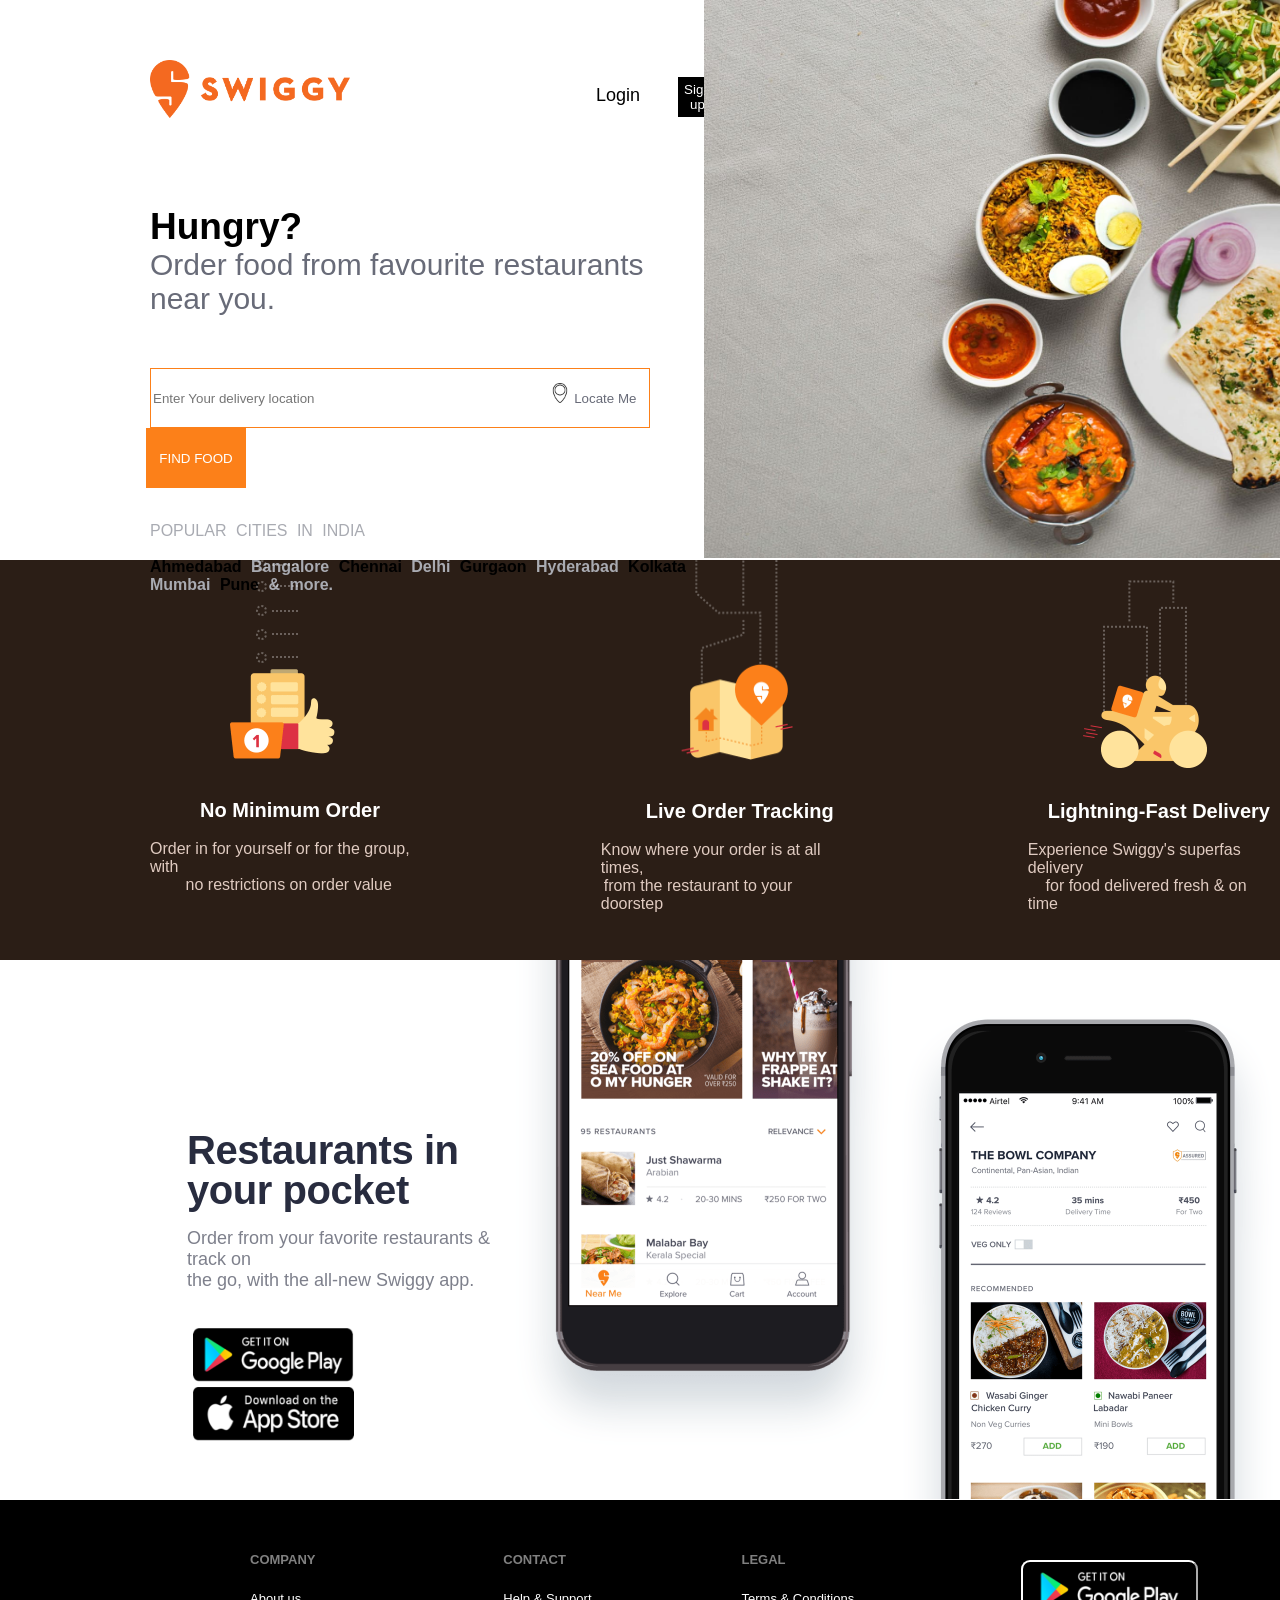
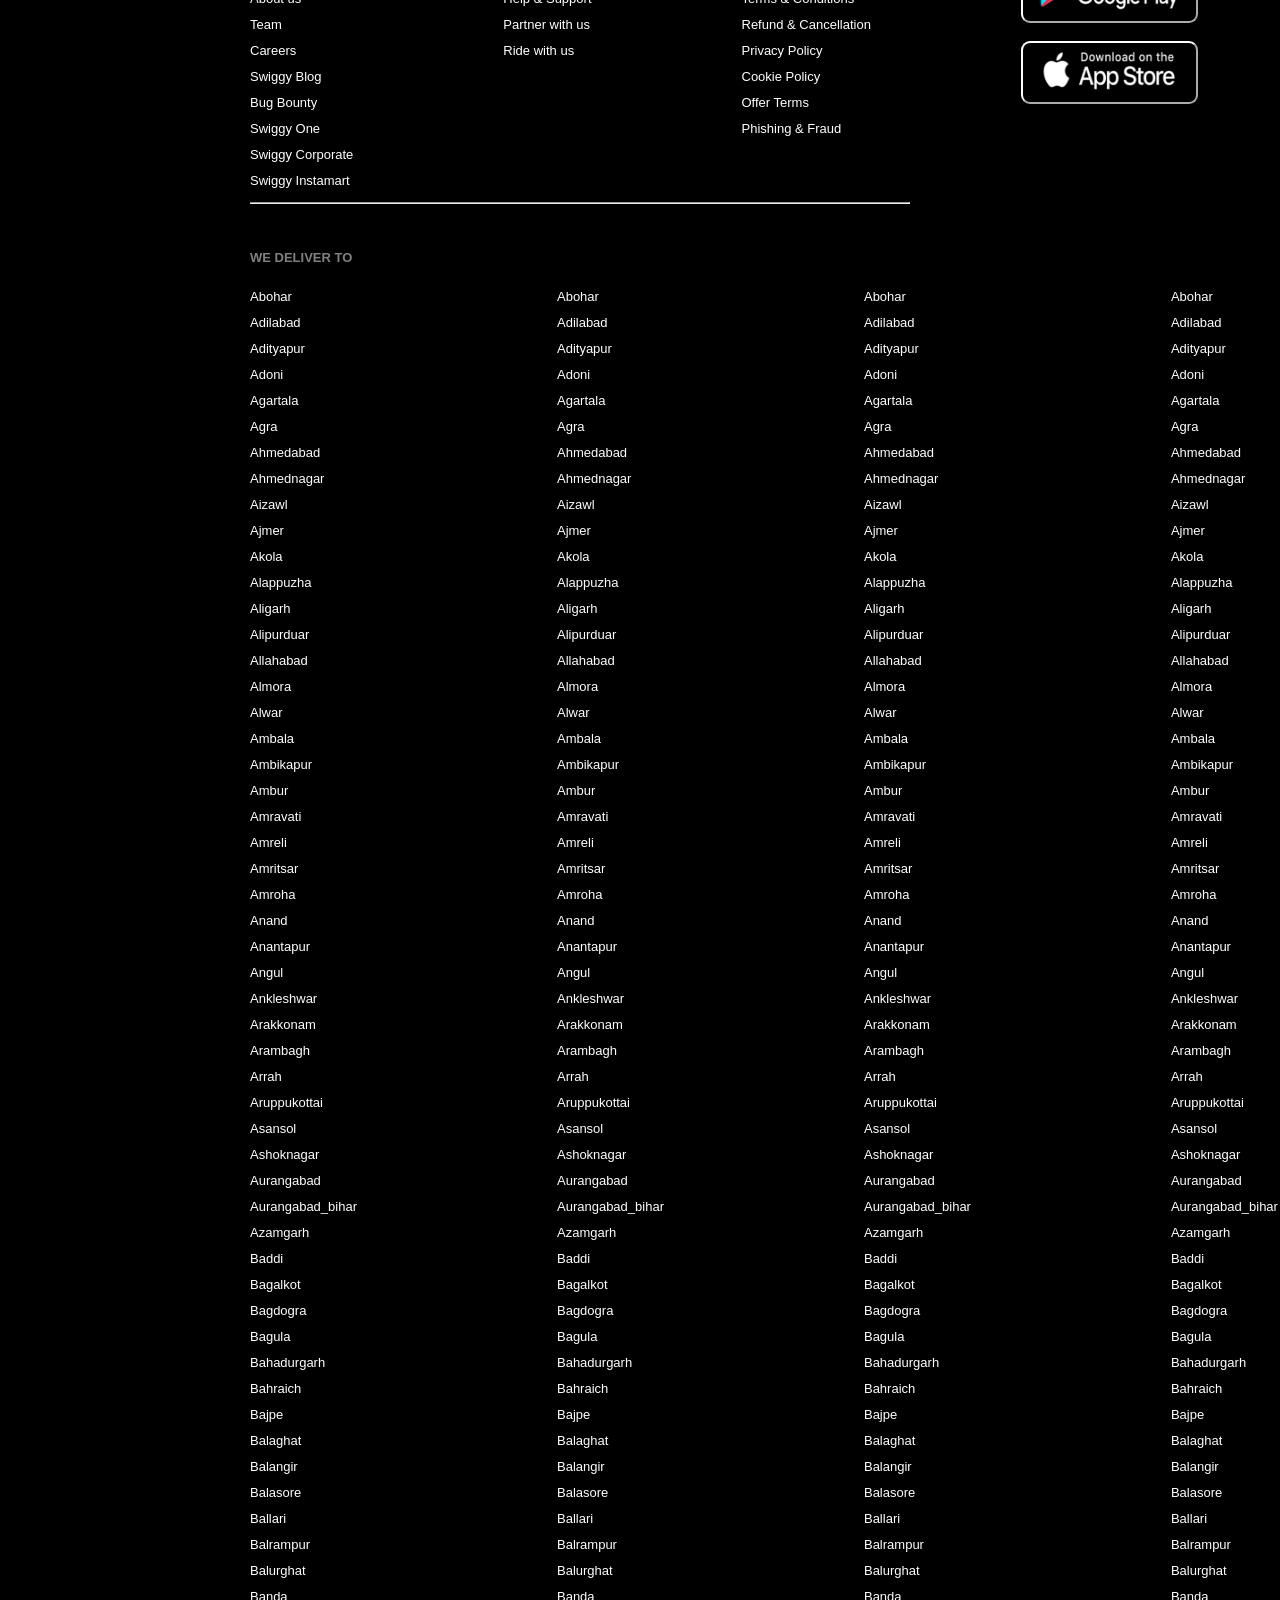
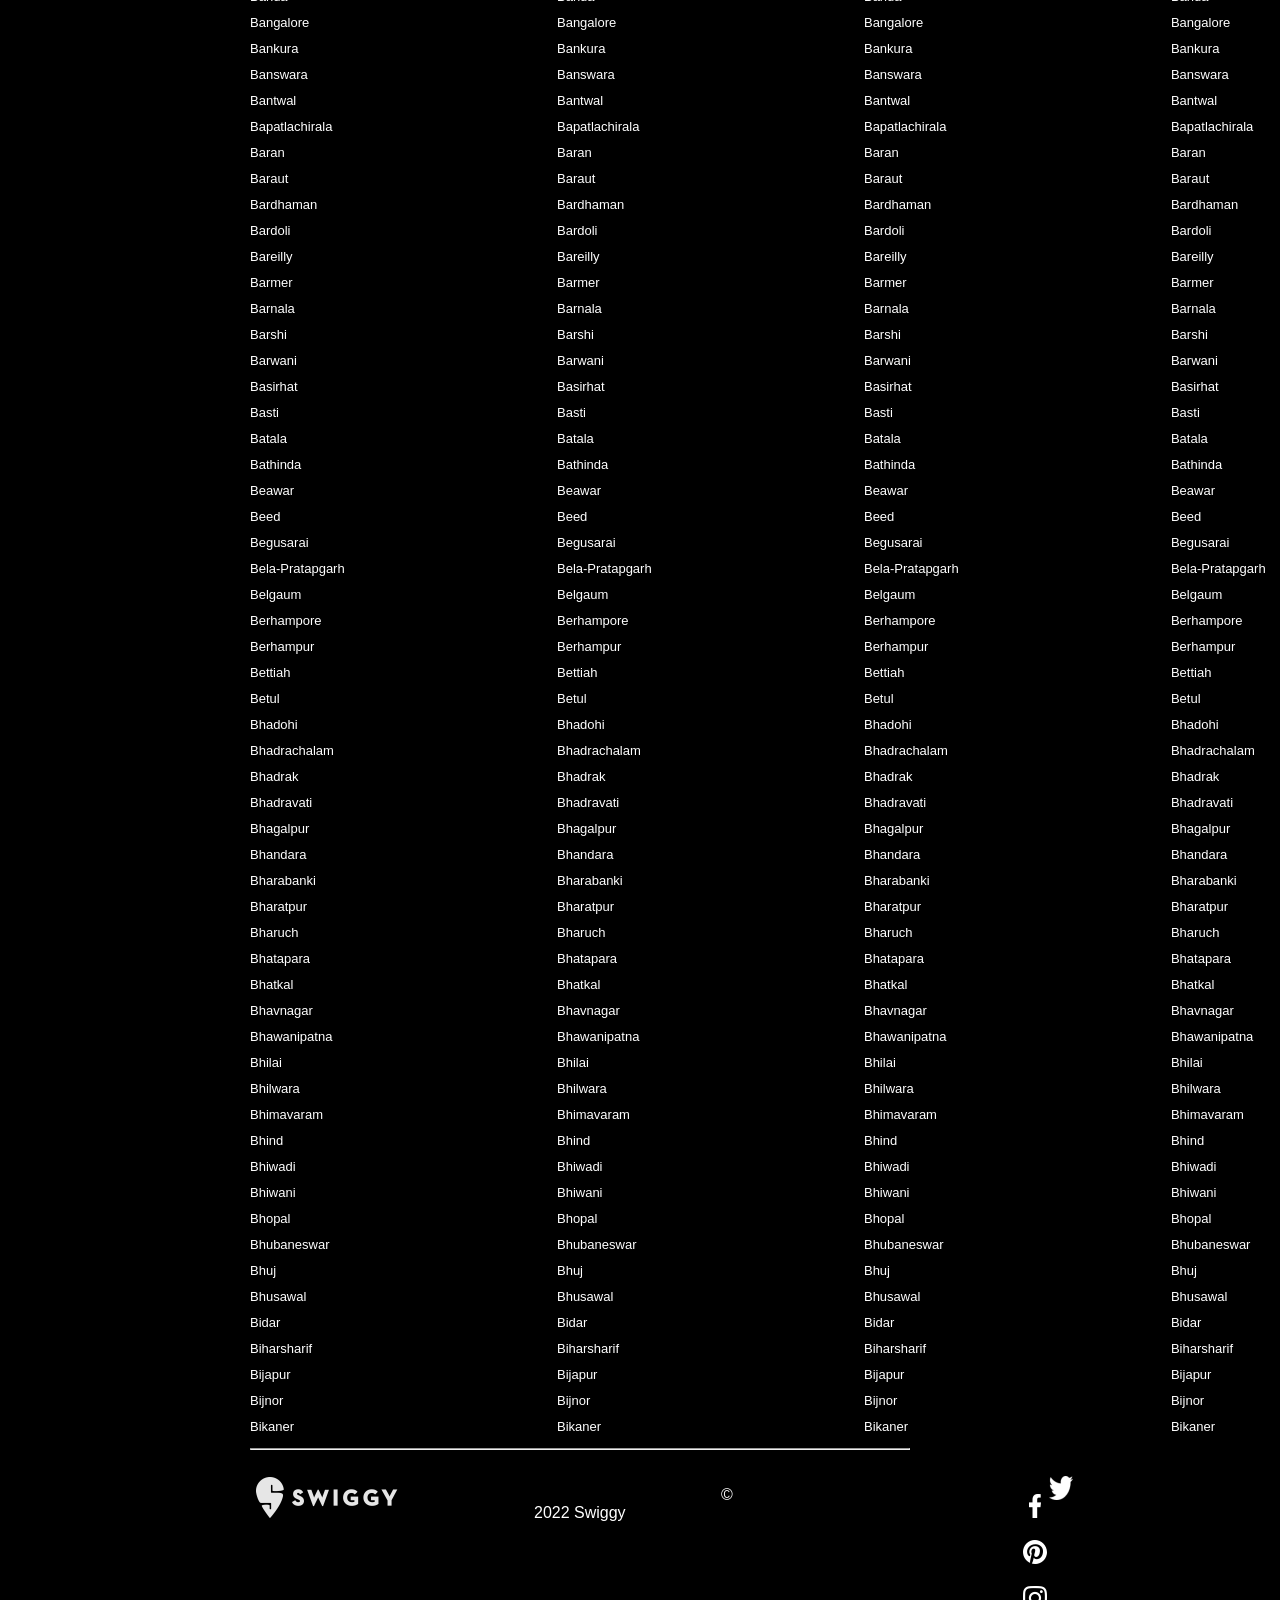
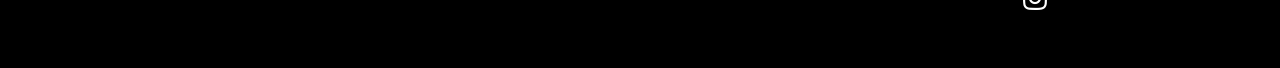
<file: index.html>
<!DOCTYPE html>
<html lang="en">
<head>
    <meta charset="UTF-8">
    <meta http-equiv="X-UA-Compatible" content="IE=edge">
    <meta name="viewport" content="width=device-width, initial-scale=1.0">
    <title>Swiggy</title>
    <link rel="stylesheet" href="style.css" type="text/css">
    <link rel="icon" href="siwg.png" sizes="16X16" type="image/icon type">
</head>
<body style="margin: 0px;">
<div class="mainbox">
    <div class="box1">
      <div class="navbar" style="padding-left: 150px;padding-top: 60px;font-family: arial,Helvetica Neue,sans-serif ;">
        
          <img src="swiggy-seeklogo.com.png" width="200px">&emsp;&emsp;&emsp;&emsp;&emsp;&emsp;&emsp;&emsp;&emsp;&emsp;&emsp;&emsp;&emsp;&emsp;&emsp;
          <button class="c log" type="button" style="height: 30px;margin-top: 20px;background-color:white;border: 0ch;font-size: large;cursor: pointer;" >Login</button>&emsp;&emsp;
          <button class="log2" type="button" style="background-color: black;color: white;width: 114.66px;height: 40px;margin-top:17px;border:0ch;cursor: pointer;">Sign up</button>

        </div><br>
        <br><br><br>
        <div style="padding-left: 150px;">
            <p>
                <span style="font-size: 37px;font-family: arial,Helvetica Neue,sans-serif;">
                    <strong>Hungry?</strong></span><br>
                <span style="color: #686b78;font-size: 30px;font-family:  arial,Helvetica Neue,sans-serif;">Order food from favourite restaurants near you.
                </span>

                
            </p>
          </div>
          <div  style="margin-left: 150px;"><br><br>

              <form style="font-family:  arial,Helvetica Neue,sans-serif;"> 
              <input type="search" placeholder="Enter Your delivery location" style="width: 500px;height: 60px;border: 1px solid #fc8019;">
              <button type="button" style="background-color: white;margin-left: -110px;border: 0px;color: #686b78;cursor: pointer;" ><img src="locate.png" height="20px">
                 Locate Me</button>
              <button type="submit" class="log3" style="height: 60px;margin-left: -4px;width: 100px;background-color: #fc8019;color: white;border: 0px;cursor: pointer;">FIND FOOD</button>
          </form><br>
          <p style="font-family: arial,Helvetica Neue,sans-serif;font-size: 16px;word-spacing: 5px;">
             <span style="color:#a9abb2 ;"> POPULAR CITIES IN INDIA</span><br><br>
             <span style="font-weight: 550;">
            Ahmedabad  <span style="color: #a9abb2;">Bangalore</span> Chennai 
            <span style="color: #a9abb2;">Delhi </span> Gurgaon  <span style="color: #a9abb2;">Hyderabad </span>
            Kolkata<br>  <span style="color: #a9abb2;">Mumbai </span>    
            Pune  <span style="color: #a9abb2;">& more. </span></span>
            </p>
            </div>
    </div>
    <div class="box2">
        <img src="lunch1_vlksgq.jpeg" style="width: 683px; height: 558px;">
    </div>


    
    
</div>

<div style="background-color: #2b1e16;width: 100%;height: 400px;">
     <div style="display: flex;">
         <div style="margin-left: 150px;"> 
             <img src="1.png" width="105" height="199" style="padding-left: 80px;">

             <div style="color: white;font-family: arial,Helvetica Neue,sans-serif;"><br><br>
            <span style="font-weight: 600;font-size: 20px;padding-left: 50px;">
                   No Minimum Order<br>

            </span>
            <span style="color: #e0cbc1;"><br>Order in for yourself or for the group, with <br>&nbsp;&nbsp;&nbsp;&nbsp;&nbsp;&nbsp;&nbsp;
             no restrictions on order value</span>

           </div>
        </div>
        <div style="padding-left: 180px;">
            <img src="2.png" width="112" height="200" style="padding-left: 80px;"> 
                <div style="font-family: arial,Helvetica Neue,sans-serif;"><br><br>
                    <span style="color: white;font-weight: 600;font-size: 20px;padding-left: 45px;">
                        Live Order Tracking
                    </span><br><br>
                    <span style="color:#e0cbc1 ;">Know where your order is at all times,<br> <span style="padding-left: 3px;">from the restaurant to your doorstep </span></span>
                </div>
        </div>
        <div style="margin-left: 180px; font-family: arial,Helvetica Neue,sans-serif;">
            <img src="3.png" width="124px" height="188px" style="padding-top: 20px;padding-left: 55px;">
            
            <div style="padding-top: 10px;"><br>
                
                <span style="color: white;font-weight: 600;font-size: 20px;padding-left: 20px;">
                    Lightning-Fast Delivery
                </span><br><br>
                <span style="color:#e0cbc1 ;">Experience Swiggy's superfas delivery <br>&nbsp;&nbsp;&nbsp;&nbsp;for food delivered fresh & on time </span>
                
            </div>
        </div>
    
       </div>
</div>

<div style="width: 100%;height: 540px;font-family: arial,Helvetica Neue,sans-serif;display: flex;">
    
    <div style="padding-left:187px;padding-top: 170px;">
        <span class="restro">
            Restaurants in <br>
            your pocket
        </span><br><br>
        <span style="font-size: 18px;color: #7e808c;font-weight: 300;">
            Order from your favorite restaurants & track on<br> the go, with the all-new Swiggy app.
        </span>
        <div><br><br>
            <button type="button" class="log2" style="border: 0px;background-color: white;cursor: pointer; "><img src="google.png" width="161px" height="54px"></button>
            <button type="button"  class="log2" style="border: 0px;background-color: white;cursor: pointer; "><img src="apple.png" width="161px" height="54px"></button>
        </div>
    </div>
    <div style="display: flex;">
       <div>
           <img src="phone1.png" width="384" height="489">
       </div> 
       <div style="padding-top: 50px;">
           <img src="phone2.png" width="384" height="489">
       </div>
    </div>

</div>
<div style="height: auto; background-color: black;">
     <div style="background-color: black;color: white;border: 0px;padding-left: 250px;padding-top: 50px; font-family: arial,Helvetica Neue,sans-serif;width: 300;display: flex;">
        <div>
        <span style="color: gray;font-size: 13PX;font-weight: 600;">
          COMPANY  
        </span>
        <br><br>
        <span style="font-weight: 300;font-size: 13px;">
            <span style="line-height: 2.0;">
                <a href="#" class="ab">
            About us<br>
            Team<br>
            Careers<br>
            Swiggy Blog<br>
            Bug Bounty<br>
            Swiggy One<br>
            Swiggy Corporate<br>
            Swiggy Instamart </a>
                </span>
        </span>
        </div>
        <div style="margin-left: 150px;">
            <span style="color: gray;font-size: 13PX;font-weight: 600;">
                CONTACT  
              </span>
              <br><br>
              <span style="font-weight: 300;font-size: 13px;">
                  <span style="line-height: 2.0;">
                    <a href="#" class="ab">
                    Help & Support<br>
                    Partner with us<br>
                    Ride with us</a>
                      </span>
              </span> 
        </div>

        <div style="margin-left: 150px;">
            <span style="color: gray;font-size: 13PX;font-weight: 600;">
                LEGAL  
              </span>
              <br><br>
              <span style="font-weight: 300;font-size: 13px;">
                  <span style="line-height: 2.0;">
                    <a href="#" class="ab">
                   Terms & Conditions<br>
                    Refund & Cancellation<br>
                    Privacy Policy<br>
                    Cookie Policy<br>
                    Offer Terms<br>
                    Phishing & Fraud</a>
                      </span>
              </span> 
        </div>
        <div style="margin-left: 150px;padding-top: 10px;">
            <span style="color: gray;font-size: 13PX;font-weight: 600;">
                <button type="button" class="log2" style="background-color: black;border-color: white; border-radius: 9px;cursor: pointer;"><img src="google.png" width="161px" height="54px"></button>
                <br><br>
                <button type="button" class="log2" style="background-color:  black; border-color: white;border-radius: 9px;cursor: pointer;"><img src="apple.png" width="161px" height="54px"></button>
              </span> 
        </div>
       
        </div>
        <div style="color: white;margin-left: 250px;margin-right:370px;font-family:arial,Helvetica Neue,sans-serif ;">
          <hr style="font-weight: 50;">
            <div style="display: flex;">
                
                 <div>
                    <br><br>
                <span style="color: gray;font-size: 13PX;font-weight: 600;">
                    WE DELIVER TO  
                  </span>
                  <br><br>
                  <span style="font-weight: 300;font-size: 13px;">
                      <span style="line-height: 2.0;">
                        <a href="" class="ab">
                        Abohar<br>
                        Adilabad<br>
                        Adityapur<br>
                        Adoni<br>
                        Agartala<br>
                        Agra<br>
                        Ahmedabad<br>
                        Ahmednagar<br>
                        Aizawl<br>
                        Ajmer<br>
                        Akola<br>
                        Alappuzha<br>
                        Aligarh<br>
                        Alipurduar<br>
                        Allahabad<br>
                        Almora<br>
                        Alwar<br>
                        Ambala<br>
                        Ambikapur<br>
                        Ambur<br>
                        Amravati<br>
                        Amreli<br>
                        Amritsar<br>
                        Amroha<br>
                        Anand<br>
                        Anantapur<br>
                        Angul<br>
                        Ankleshwar<br>
                        Arakkonam<br>
                        Arambagh<br>
                        Arrah<br>
                        Aruppukottai<br>
                        Asansol<br>
                        Ashoknagar<br>
                        Aurangabad<br>
                        Aurangabad_bihar<br>
                        Azamgarh<br>
                        Baddi<br>
                        Bagalkot<br>
                        Bagdogra<br>
                        Bagula<br>
                        Bahadurgarh<br>
                        Bahraich<br>
                        Bajpe<br>
                        Balaghat<br>
                        Balangir<br>
                        Balasore<br>
                        Ballari<br>
                        Balrampur<br>
                        Balurghat<br>
                        Banda<br>
                        Bangalore<br>
                        Bankura<br>
                        Banswara<br>
                        Bantwal<br>
                        Bapatlachirala<br>
                        Baran<br>
                        Baraut<br>
                        Bardhaman<br>
                        Bardoli<br>
                        Bareilly<br>
                        Barmer<br>
                        Barnala<br>
                        Barshi<br>
                        Barwani<br>
                        Basirhat<br>
                        Basti<br>
                        Batala<br>
                        Bathinda<br>
                        Beawar<br>
                        Beed<br>
                        Begusarai<br>
                        Bela-Pratapgarh<br>
                        Belgaum<br>
                        Berhampore<br>
                        Berhampur<br>
                        Bettiah<br>
                        Betul<br>
                        Bhadohi<br>
                        Bhadrachalam<br>
                        Bhadrak<br>
                        Bhadravati<br>
                        Bhagalpur<br>
                        Bhandara<br>
                        Bharabanki<br>
                        Bharatpur<br>
                        Bharuch<br>
                        Bhatapara<br>
                        Bhatkal<br>
                        Bhavnagar<br>
                        Bhawanipatna<br>
                        Bhilai<br>
                        Bhilwara<br>
                        Bhimavaram<br>
                        Bhind<br>
                        Bhiwadi<br>
                        Bhiwani<br>
                        Bhopal<br>
                        Bhubaneswar<br>
                        Bhuj<br>
                        Bhusawal<br>
                        Bidar<br>
                        Biharsharif<br>
                        Bijapur<br>
                        Bijnor<br>
                        Bikaner<br>
                    </a>
                          </span>
                  </span>  
          </div>
          
          
          <div style="margin-left: 200px;">
            <br><br>
              <br><br>
              <span style="font-weight: 300;font-size: 13px;">
                  <span style="line-height: 2.0;">
                    <a href="#" class="ab">
                    Abohar<br>
                    Adilabad<br>
                    Adityapur<br>
                    Adoni<br>
                    Agartala<br>
                    Agra<br>
                    Ahmedabad<br>
                    Ahmednagar<br>
                    Aizawl<br>
                    Ajmer<br>
                    Akola<br>
                    Alappuzha<br>
                    Aligarh<br>
                    Alipurduar<br>
                    Allahabad<br>
                    Almora<br>
                    Alwar<br>
                    Ambala<br>
                    Ambikapur<br>
                    Ambur<br>
                    Amravati<br>
                    Amreli<br>
                    Amritsar<br>
                    Amroha<br>
                    Anand<br>
                    Anantapur<br>
                    Angul<br>
                    Ankleshwar<br>
                    Arakkonam<br>
                    Arambagh<br>
                    Arrah<br>
                    Aruppukottai<br>
                    Asansol<br>
                    Ashoknagar<br>
                    Aurangabad<br>
                    Aurangabad_bihar<br>
                    Azamgarh<br>
                    Baddi<br>
                    Bagalkot<br>
                    Bagdogra<br>
                    Bagula<br>
                    Bahadurgarh<br>
                    Bahraich<br>
                    Bajpe<br>
                    Balaghat<br>
                    Balangir<br>
                    Balasore<br>
                    Ballari<br>
                    Balrampur<br>
                    Balurghat<br>
                    Banda<br>
                    Bangalore<br>
                    Bankura<br>
                    Banswara<br>
                    Bantwal<br>
                    Bapatlachirala<br>
                    Baran<br>
                    Baraut<br>
                    Bardhaman<br>
                    Bardoli<br>
                    Bareilly<br>
                    Barmer<br>
                    Barnala<br>
                    Barshi<br>
                    Barwani<br>
                    Basirhat<br>
                    Basti<br>
                    Batala<br>
                    Bathinda<br>
                    Beawar<br>
                    Beed<br>
                    Begusarai<br>
                    Bela-Pratapgarh<br>
                    Belgaum<br>
                    Berhampore<br>
                    Berhampur<br>
                    Bettiah<br>
                    Betul<br>
                    Bhadohi<br>
                    Bhadrachalam<br>
                    Bhadrak<br>
                    Bhadravati<br>
                    Bhagalpur<br>
                    Bhandara<br>
                    Bharabanki<br>
                    Bharatpur<br>
                    Bharuch<br>
                    Bhatapara<br>
                    Bhatkal<br>
                    Bhavnagar<br>
                    Bhawanipatna<br>
                    Bhilai<br>
                    Bhilwara<br>
                    Bhimavaram<br>
                    Bhind<br>
                    Bhiwadi<br>
                    Bhiwani<br>
                    Bhopal<br>
                    Bhubaneswar<br>
                    Bhuj<br>
                    Bhusawal<br>
                    Bidar<br>
                    Biharsharif<br>
                    Bijapur<br>
                    Bijnor<br>
                    Bikaner<br>
                </a>
                      </span>
              </span>  
          </div>
          <div style="margin-left: 200px;">
            
            <br><br><br><br>
            <span style="font-weight: 300;font-size: 13px;">
                <span style="line-height: 2.0;">
                    <a href="#" class="ab">
                  Abohar<br>
                  Adilabad<br>
                  Adityapur<br>
                  Adoni<br>
                  Agartala<br>
                  Agra<br>
                  Ahmedabad<br>
                  Ahmednagar<br>
                  Aizawl<br>
                  Ajmer<br>
                  Akola<br>
                  Alappuzha<br>
                  Aligarh<br>
                  Alipurduar<br>
                  Allahabad<br>
                  Almora<br>
                  Alwar<br>
                  Ambala<br>
                  Ambikapur<br>
                  Ambur<br>
                  Amravati<br>
                  Amreli<br>
                  Amritsar<br>
                  Amroha<br>
                  Anand<br>
                  Anantapur<br>
                  Angul<br>
                  Ankleshwar<br>
                  Arakkonam<br>
                  Arambagh<br>
                  Arrah<br>
                  Aruppukottai<br>
                  Asansol<br>
                  Ashoknagar<br>
                  Aurangabad<br>
                  Aurangabad_bihar<br>
                  Azamgarh<br>
                  Baddi<br>
                  Bagalkot<br>
                  Bagdogra<br>
                  Bagula<br>
                  Bahadurgarh<br>
                  Bahraich<br>
                  Bajpe<br>
                  Balaghat<br>
                  Balangir<br>
                  Balasore<br>
                  Ballari<br>
                  Balrampur<br>
                  Balurghat<br>
                  Banda<br>
                  Bangalore<br>
                  Bankura<br>
                  Banswara<br>
                  Bantwal<br>
                  Bapatlachirala<br>
                  Baran<br>
                  Baraut<br>
                  Bardhaman<br>
                  Bardoli<br>
                  Bareilly<br>
                  Barmer<br>
                  Barnala<br>
                  Barshi<br>
                  Barwani<br>
                  Basirhat<br>
                  Basti<br>
                  Batala<br>
                  Bathinda<br>
                  Beawar<br>
                  Beed<br>
                  Begusarai<br>
                  Bela-Pratapgarh<br>
                  Belgaum<br>
                  Berhampore<br>
                  Berhampur<br>
                  Bettiah<br>
                  Betul<br>
                  Bhadohi<br>
                  Bhadrachalam<br>
                  Bhadrak<br>
                  Bhadravati<br>
                  Bhagalpur<br>
                  Bhandara<br>
                  Bharabanki<br>
                  Bharatpur<br>
                  Bharuch<br>
                  Bhatapara<br>
                  Bhatkal<br>
                  Bhavnagar<br>
                  Bhawanipatna<br>
                  Bhilai<br>
                  Bhilwara<br>
                  Bhimavaram<br>
                  Bhind<br>
                  Bhiwadi<br>
                  Bhiwani<br>
                  Bhopal<br>
                  Bhubaneswar<br>
                  Bhuj<br>
                  Bhusawal<br>
                  Bidar<br>
                  Biharsharif<br>
                  Bijapur<br>
                  Bijnor<br>
                  Bikaner<br>
                </a>
                    </span>
            </span>  
        </div>
        <div style="margin-left: 200px;">
            <br><br>
            <br><br>
            <span style="font-weight: 300;font-size: 13px;">
                <span style="line-height: 2.0;">
                    <a href="#" class="ab">
                  Abohar<br>
                  Adilabad<br>
                  Adityapur<br>
                  Adoni<br>
                  Agartala<br>
                  Agra<br>
                  Ahmedabad<br>
                  Ahmednagar<br>
                  Aizawl<br>
                  Ajmer<br>
                  Akola<br>
                  Alappuzha<br>
                  Aligarh<br>
                  Alipurduar<br>
                  Allahabad<br>
                  Almora<br>
                  Alwar<br>
                  Ambala<br>
                  Ambikapur<br>
                  Ambur<br>
                  Amravati<br>
                  Amreli<br>
                  Amritsar<br>
                  Amroha<br>
                  Anand<br>
                  Anantapur<br>
                  Angul<br>
                  Ankleshwar<br>
                  Arakkonam<br>
                  Arambagh<br>
                  Arrah<br>
                  Aruppukottai<br>
                  Asansol<br>
                  Ashoknagar<br>
                  Aurangabad<br>
                  Aurangabad_bihar<br>
                  Azamgarh<br>
                  Baddi<br>
                  Bagalkot<br>
                  Bagdogra<br>
                  Bagula<br>
                  Bahadurgarh<br>
                  Bahraich<br>
                  Bajpe<br>
                  Balaghat<br>
                  Balangir<br>
                  Balasore<br>
                  Ballari<br>
                  Balrampur<br>
                  Balurghat<br>
                  Banda<br>
                  Bangalore<br>
                  Bankura<br>
                  Banswara<br>
                  Bantwal<br>
                  Bapatlachirala<br>
                  Baran<br>
                  Baraut<br>
                  Bardhaman<br>
                  Bardoli<br>
                  Bareilly<br>
                  Barmer<br>
                  Barnala<br>
                  Barshi<br>
                  Barwani<br>
                  Basirhat<br>
                  Basti<br>
                  Batala<br>
                  Bathinda<br>
                  Beawar<br>
                  Beed<br>
                  Begusarai<br>
                  Bela-Pratapgarh<br>
                  Belgaum<br>
                  Berhampore<br>
                  Berhampur<br>
                  Bettiah<br>
                  Betul<br>
                  Bhadohi<br>
                  Bhadrachalam<br>
                  Bhadrak<br>
                  Bhadravati<br>
                  Bhagalpur<br>
                  Bhandara<br>
                  Bharabanki<br>
                  Bharatpur<br>
                  Bharuch<br>
                  Bhatapara<br>
                  Bhatkal<br>
                  Bhavnagar<br>
                  Bhawanipatna<br>
                  Bhilai<br>
                  Bhilwara<br>
                  Bhimavaram<br>
                  Bhind<br>
                  Bhiwadi<br>
                  Bhiwani<br>
                  Bhopal<br>
                  Bhubaneswar<br>
                  Bhuj<br>
                  Bhusawal<br>
                  Bidar<br>
                  Biharsharif<br>
                  Bijapur<br>
                  Bijnor<br>
                  Bikaner<br>
                </a>
                    </span>
            </span>  
        </div>
          </div>
          <hr style="font-weight: 50;">
          <br>
          <div style="display: flex;">
              <div>
              <button style="background-color: black;border: 0px;cursor: pointer;">
            <img src="siggyblack.png" width="142" height="42">
                </button>
                
          </div>
          <div style="margin-top: 10px;padding-left: 130px;">
            <span style="padding-left: 187px;">
                © 2022 Swiggy
            </span>
          </div>
          <div style="padding-left: 290px;">&nbsp;&nbsp;&nbsp;&nbsp;&nbsp;&nbsp;
              <a href=""><img src="facebook.png" width="24" height="24"> </a>&nbsp;&nbsp;&nbsp;
              <a href="" ><img src="pinterest.png" width="24" height="24"> </a>&nbsp;&nbsp;&nbsp;
              <a href=""><img src="insta.png" width="24" height="24"> </a>&nbsp;&nbsp;&nbsp;
          </div><a href=""><img src="twitter.png" width="24" height="24"> </a>
          </div>
          <br><br>
        </div>
     </div>
</body>
</html>
</file>
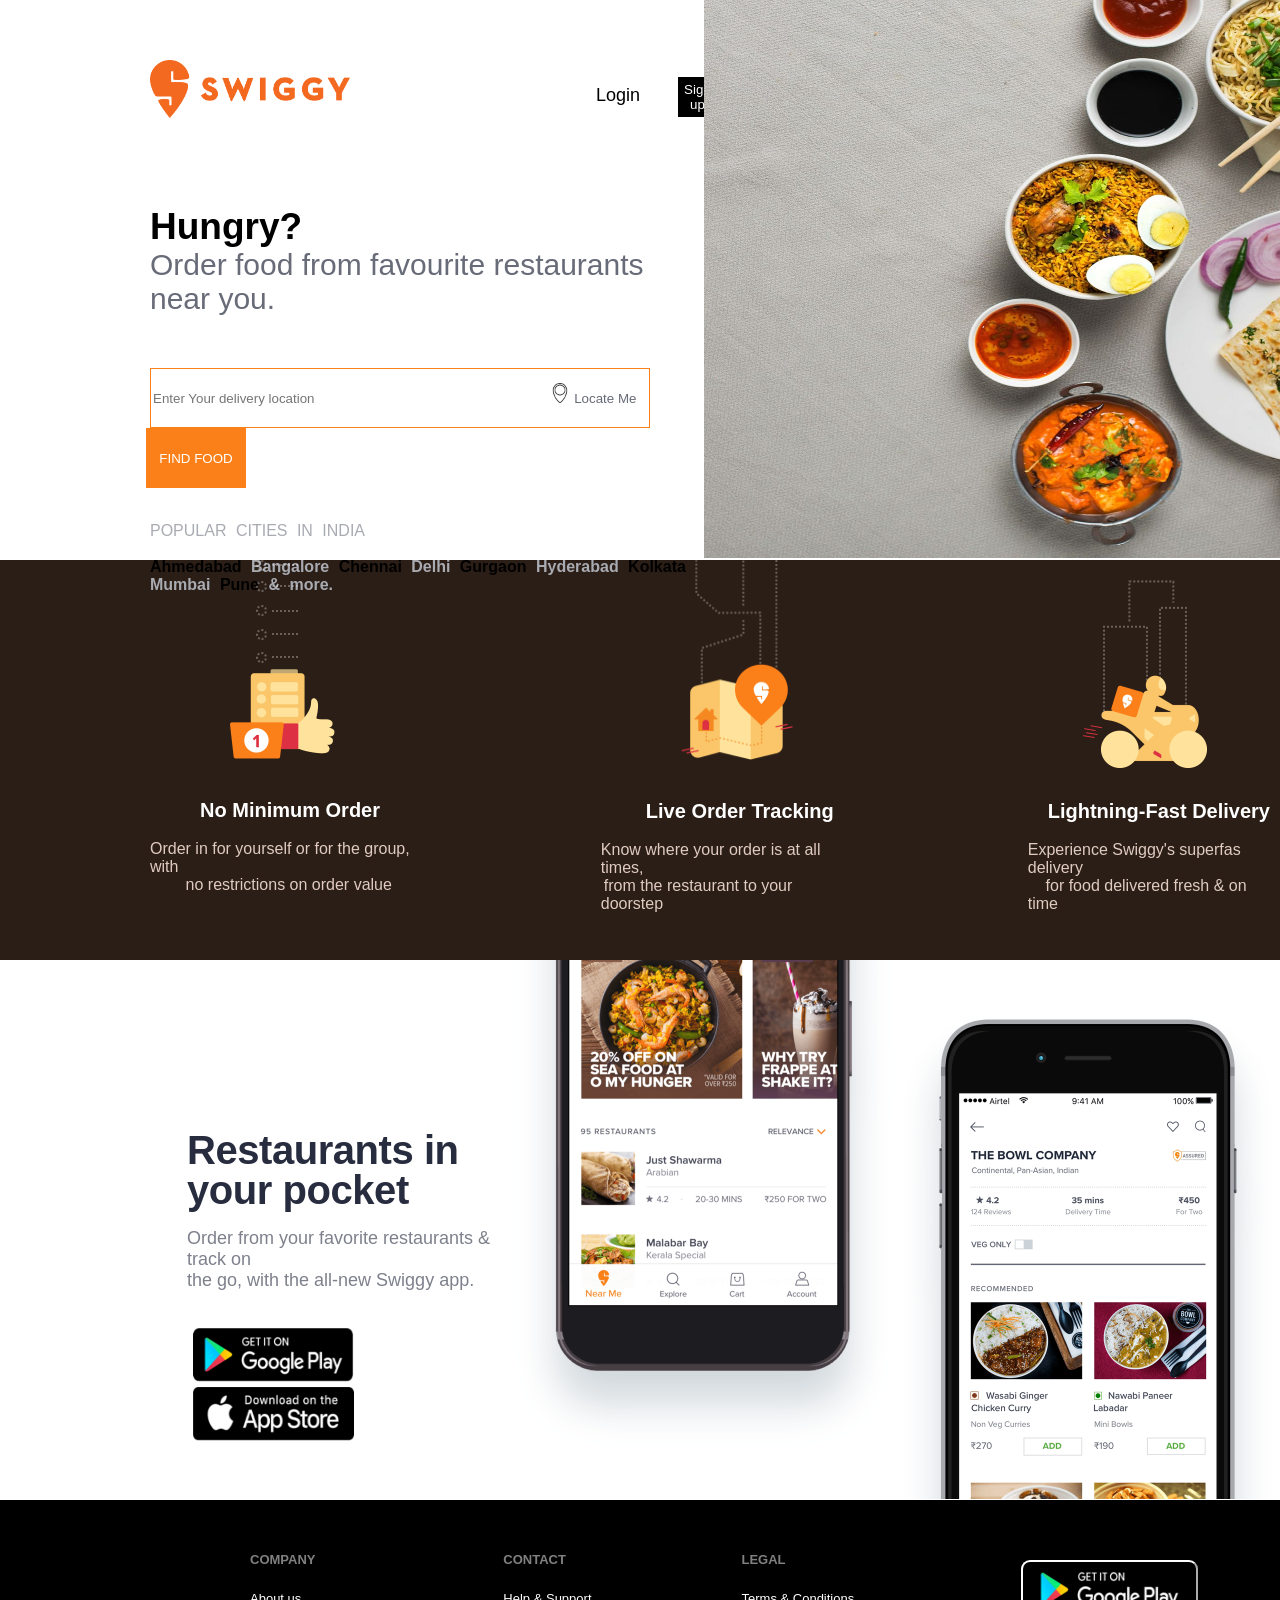
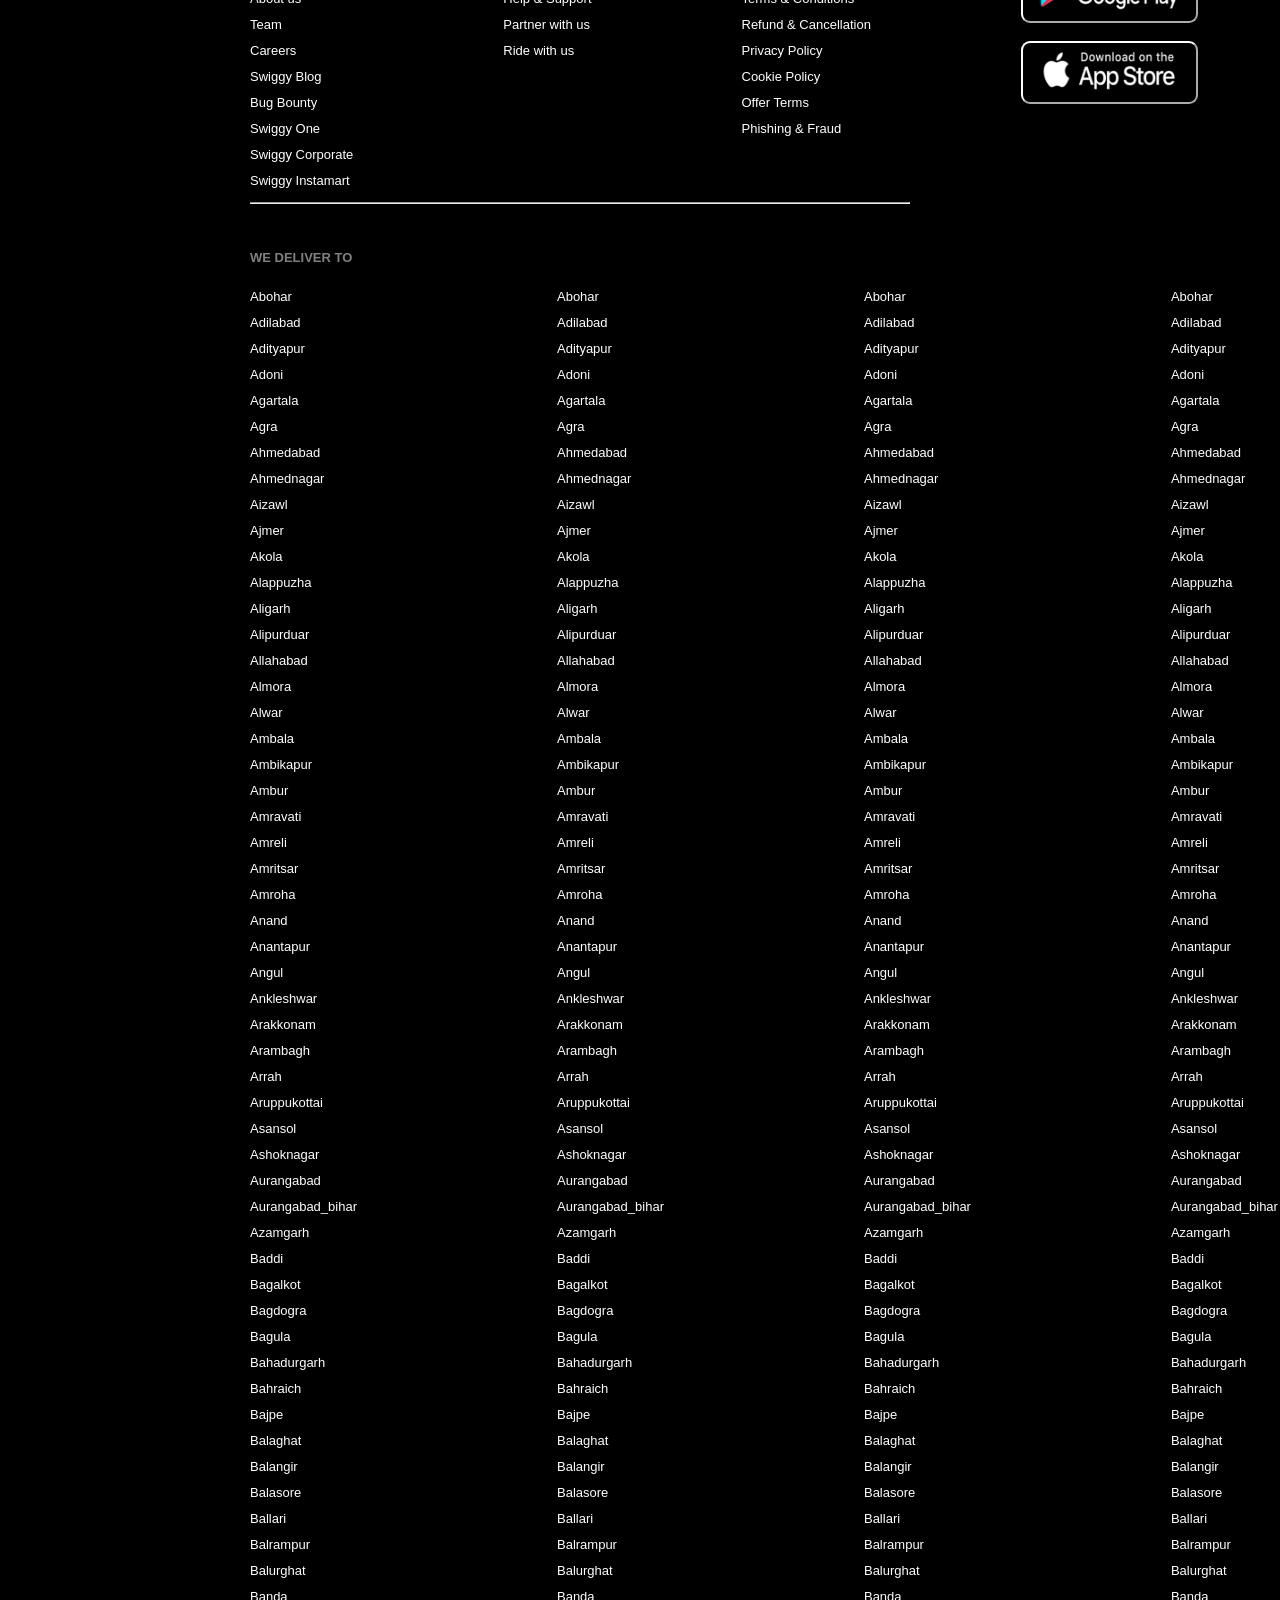
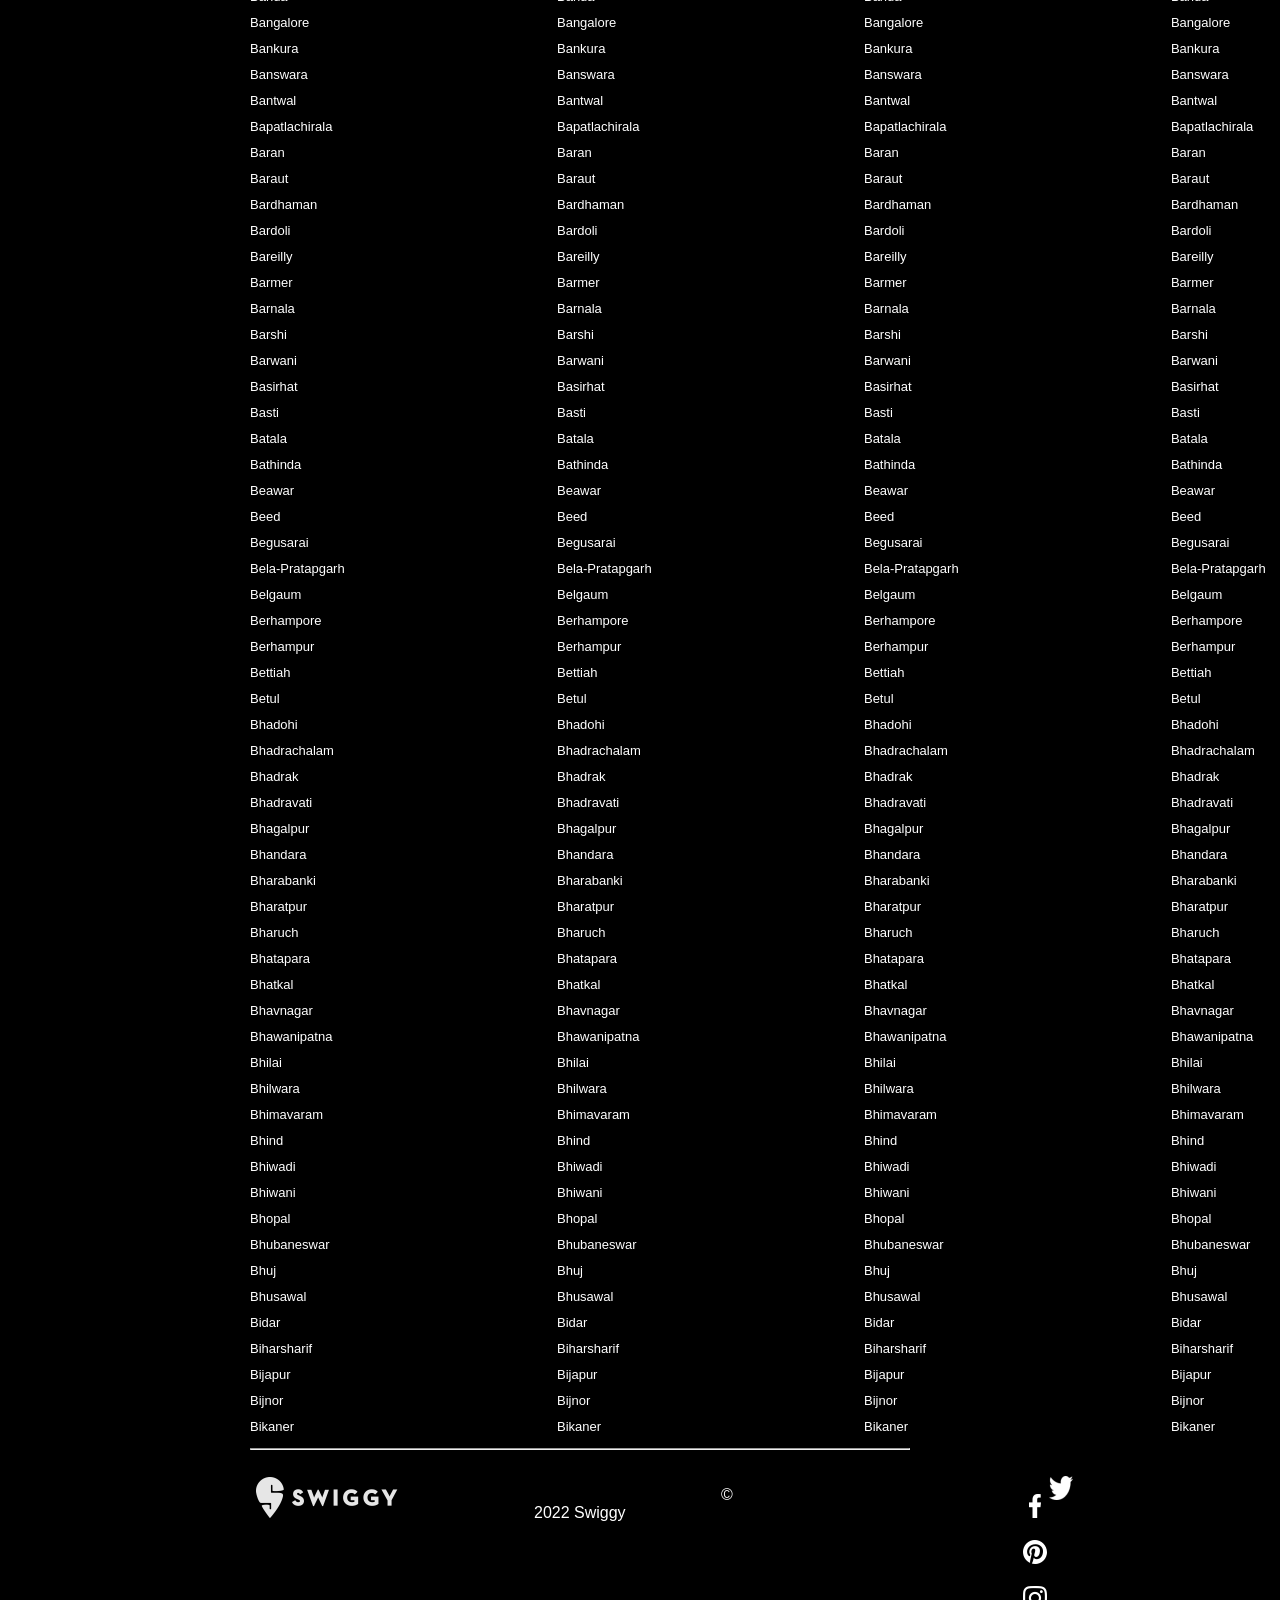
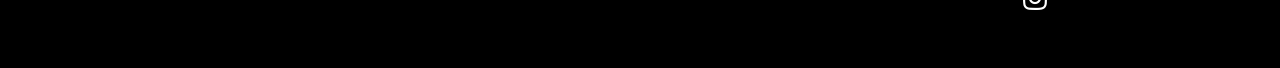
<file: hello.html>
<!DOCTYPE html>
<html lang="en">
<head>
    <meta charset="UTF-8">
    <meta http-equiv="X-UA-Compatible" content="IE=edge">
    <meta name="viewport" content="width=device-width, initial-scale=1.0">
    <title>Swiggy</title>
    <link rel="stylesheet" href="style.css" type="text/css">
    <style>
     
    </style>
</head>
<body style="margin: 0px;">
<div class="mainbox">
    <div class="box1">
      <div class="navbar" style="padding-left: 150px;padding-top: 60px;font-family: arial,Helvetica Neue,sans-serif ;">
        
          <img src="swiggy-seeklogo.com.png" width="200px">&emsp;&emsp;&emsp;&emsp;&emsp;&emsp;&emsp;&emsp;&emsp;&emsp;&emsp;&emsp;&emsp;&emsp;&emsp;
          <button class="c log" type="button" style="height: 30px;margin-top: 20px;background-color:white;border: 0ch;font-size: large;cursor: pointer;" >Login</button>&emsp;&emsp;
          <button class="log2" type="button" style="background-color: black;color: white;width: 114.66px;height: 40px;margin-top:17px;border:0ch;cursor: pointer;">Sign up</button>

        </div><br>
        <br><br><br>
        <div style="padding-left: 150px;">
            <p>
                <span style="font-size: 37px;font-family: arial,Helvetica Neue,sans-serif;">
                    <strong>Hungry?</strong></span><br>
                <span style="color: #686b78;font-size: 30px;font-family:  arial,Helvetica Neue,sans-serif;">Order food from favourite restaurants near you.
                </span>

                
            </p>
          </div>
          <div  style="margin-left: 150px;"><br><br>

              <form style="font-family:  arial,Helvetica Neue,sans-serif;"> 
              <input type="search" placeholder="Enter Your delivery location" style="width: 500px;height: 60px;border: 1px solid #fc8019;">
              <button type="button" style="background-color: white;margin-left: -110px;border: 0px;color: #686b78;cursor: pointer;" ><img src="locate.png" height="20px">
                 Locate Me</button>
              <button type="submit" class="log3" style="height: 60px;margin-left: -4px;width: 100px;background-color: #fc8019;color: white;border: 0px;cursor: pointer;">FIND FOOD</button>
          </form><br>
          <p style="font-family: arial,Helvetica Neue,sans-serif;font-size: 16px;word-spacing: 5px;">
             <span style="color:#a9abb2 ;"> POPULAR CITIES IN INDIA</span><br><br>
             <span style="font-weight: 550;">
            Ahmedabad  <span style="color: #a9abb2;">Bangalore</span> Chennai 
            <span style="color: #a9abb2;">Delhi </span> Gurgaon  <span style="color: #a9abb2;">Hyderabad </span>
            Kolkata<br>  <span style="color: #a9abb2;">Mumbai </span>    
            Pune  <span style="color: #a9abb2;">& more. </span></span>
            </p>
            </div>
    </div>
    <div class="box2">
        <img src="lunch1_vlksgq.jpeg" style="width: 757px; height: 558px;">
    </div>


    
    
</div>

<div style="background-color: #2b1e16;width: 100%;height: 400px;">
     <div style="display: flex;">
         <div style="margin-left: 150px;"> 
             <img src="1.png" width="105" height="199" style="padding-left: 80px;">

             <div style="color: white;font-family: arial,Helvetica Neue,sans-serif;"><br><br>
            <span style="font-weight: 600;font-size: 20px;padding-left: 50px;">
                   No Minimum Order<br>

            </span>
            <span style="color: #e0cbc1;"><br>Order in for yourself or for the group, with <br>&nbsp;&nbsp;&nbsp;&nbsp;&nbsp;&nbsp;&nbsp;
             no restrictions on order value</span>

           </div>
        </div>
        <div style="padding-left: 180px;">
            <img src="2.png" width="112" height="200" style="padding-left: 80px;"> 
                <div style="font-family: arial,Helvetica Neue,sans-serif;"><br><br>
                    <span style="color: white;font-weight: 600;font-size: 20px;padding-left: 45px;">
                        Live Order Tracking
                    </span><br><br>
                    <span style="color:#e0cbc1 ;">Know where your order is at all times,<br> <span style="padding-left: 3px;">from the restaurant to your doorstep </span></span>
                </div>
        </div>
        <div style="margin-left: 180px; font-family: arial,Helvetica Neue,sans-serif;">
            <img src="3.png" width="124px" height="188px" style="padding-top: 20px;padding-left: 55px;">
            
            <div style="padding-top: 10px;"><br>
                
                <span style="color: white;font-weight: 600;font-size: 20px;padding-left: 20px;">
                    Lightning-Fast Delivery
                </span><br><br>
                <span style="color:#e0cbc1 ;">Experience Swiggy's superfas delivery <br>&nbsp;&nbsp;&nbsp;&nbsp;for food delivered fresh & on time </span>
                
            </div>
        </div>
    
       </div>
</div>

<div style="width: 100%;height: 540px;font-family: arial,Helvetica Neue,sans-serif;display: flex;">
    
    <div style="padding-left:187px;padding-top: 170px;">
        <span class="restro">
            Restaurants in <br>
            your pocket
        </span><br><br>
        <span style="font-size: 18px;color: #7e808c;font-weight: 300;">
            Order from your favorite restaurants & track on<br> the go, with the all-new Swiggy app.
        </span>
        <div><br><br>
            <button type="button" class="log2" style="border: 0px;background-color: white;cursor: pointer; "><img src="google.png" width="161px" height="54px"></button>
            <button type="button"  class="log2" style="border: 0px;background-color: white;cursor: pointer; "><img src="apple.png" width="161px" height="54px"></button>
        </div>
    </div>
    <div style="display: flex;">
       <div>
           <img src="phone1.png" width="384" height="489">
       </div> 
       <div style="padding-top: 50px;">
           <img src="phone2.png" width="384" height="489">
       </div>
    </div>

</div>
<div style="height: auto; background-color: black;">
     <div style="background-color: black;color: white;border: 0px;padding-left: 250px;padding-top: 50px; font-family: arial,Helvetica Neue,sans-serif;width: 300;display: flex;">
        <div>
        <span style="color: gray;font-size: 13PX;font-weight: 600;">
          COMPANY  
        </span>
        <br><br>
        <span style="font-weight: 300;font-size: 13px;">
            <span style="line-height: 2.0;">
                <a href="#" class="ab">
            About us<br>
            Team<br>
            Careers<br>
            Swiggy Blog<br>
            Bug Bounty<br>
            Swiggy One<br>
            Swiggy Corporate<br>
            Swiggy Instamart </a>
                </span>
        </span>
        </div>
        <div style="margin-left: 150px;">
            <span style="color: gray;font-size: 13PX;font-weight: 600;">
                CONTACT  
              </span>
              <br><br>
              <span style="font-weight: 300;font-size: 13px;">
                  <span style="line-height: 2.0;">
                    <a href="#" class="ab">
                    Help & Support<br>
                    Partner with us<br>
                    Ride with us</a>
                      </span>
              </span> 
        </div>

        <div style="margin-left: 150px;">
            <span style="color: gray;font-size: 13PX;font-weight: 600;">
                LEGAL  
              </span>
              <br><br>
              <span style="font-weight: 300;font-size: 13px;">
                  <span style="line-height: 2.0;">
                    <a href="#" class="ab">
                   Terms & Conditions<br>
                    Refund & Cancellation<br>
                    Privacy Policy<br>
                    Cookie Policy<br>
                    Offer Terms<br>
                    Phishing & Fraud</a>
                      </span>
              </span> 
        </div>
        <div style="margin-left: 150px;padding-top: 10px;">
            <span style="color: gray;font-size: 13PX;font-weight: 600;">
                <button type="button" class="log2" style="background-color: black;border-color: white; border-radius: 9px;cursor: pointer;"><img src="google.png" width="161px" height="54px"></button>
                <br><br>
                <button type="button" class="log2" style="background-color:  black; border-color: white;border-radius: 9px;cursor: pointer;"><img src="apple.png" width="161px" height="54px"></button>
              </span> 
        </div>
       
        </div>
        <div style="color: white;margin-left: 250px;margin-right:370px;font-family:arial,Helvetica Neue,sans-serif ;">
          <hr style="font-weight: 50;">
            <div style="display: flex;">
                
                 <div>
                    <br><br>
                <span style="color: gray;font-size: 13PX;font-weight: 600;">
                    WE DELIVER TO  
                  </span>
                  <br><br>
                  <span style="font-weight: 300;font-size: 13px;">
                      <span style="line-height: 2.0;">
                        <a href="" class="ab">
                        Abohar<br>
                        Adilabad<br>
                        Adityapur<br>
                        Adoni<br>
                        Agartala<br>
                        Agra<br>
                        Ahmedabad<br>
                        Ahmednagar<br>
                        Aizawl<br>
                        Ajmer<br>
                        Akola<br>
                        Alappuzha<br>
                        Aligarh<br>
                        Alipurduar<br>
                        Allahabad<br>
                        Almora<br>
                        Alwar<br>
                        Ambala<br>
                        Ambikapur<br>
                        Ambur<br>
                        Amravati<br>
                        Amreli<br>
                        Amritsar<br>
                        Amroha<br>
                        Anand<br>
                        Anantapur<br>
                        Angul<br>
                        Ankleshwar<br>
                        Arakkonam<br>
                        Arambagh<br>
                        Arrah<br>
                        Aruppukottai<br>
                        Asansol<br>
                        Ashoknagar<br>
                        Aurangabad<br>
                        Aurangabad_bihar<br>
                        Azamgarh<br>
                        Baddi<br>
                        Bagalkot<br>
                        Bagdogra<br>
                        Bagula<br>
                        Bahadurgarh<br>
                        Bahraich<br>
                        Bajpe<br>
                        Balaghat<br>
                        Balangir<br>
                        Balasore<br>
                        Ballari<br>
                        Balrampur<br>
                        Balurghat<br>
                        Banda<br>
                        Bangalore<br>
                        Bankura<br>
                        Banswara<br>
                        Bantwal<br>
                        Bapatlachirala<br>
                        Baran<br>
                        Baraut<br>
                        Bardhaman<br>
                        Bardoli<br>
                        Bareilly<br>
                        Barmer<br>
                        Barnala<br>
                        Barshi<br>
                        Barwani<br>
                        Basirhat<br>
                        Basti<br>
                        Batala<br>
                        Bathinda<br>
                        Beawar<br>
                        Beed<br>
                        Begusarai<br>
                        Bela-Pratapgarh<br>
                        Belgaum<br>
                        Berhampore<br>
                        Berhampur<br>
                        Bettiah<br>
                        Betul<br>
                        Bhadohi<br>
                        Bhadrachalam<br>
                        Bhadrak<br>
                        Bhadravati<br>
                        Bhagalpur<br>
                        Bhandara<br>
                        Bharabanki<br>
                        Bharatpur<br>
                        Bharuch<br>
                        Bhatapara<br>
                        Bhatkal<br>
                        Bhavnagar<br>
                        Bhawanipatna<br>
                        Bhilai<br>
                        Bhilwara<br>
                        Bhimavaram<br>
                        Bhind<br>
                        Bhiwadi<br>
                        Bhiwani<br>
                        Bhopal<br>
                        Bhubaneswar<br>
                        Bhuj<br>
                        Bhusawal<br>
                        Bidar<br>
                        Biharsharif<br>
                        Bijapur<br>
                        Bijnor<br>
                        Bikaner<br>
                    </a>
                          </span>
                  </span>  
          </div>
          
          
          <div style="margin-left: 200px;">
            <br><br>
              <br><br>
              <span style="font-weight: 300;font-size: 13px;">
                  <span style="line-height: 2.0;">
                    <a href="#" class="ab">
                    Abohar<br>
                    Adilabad<br>
                    Adityapur<br>
                    Adoni<br>
                    Agartala<br>
                    Agra<br>
                    Ahmedabad<br>
                    Ahmednagar<br>
                    Aizawl<br>
                    Ajmer<br>
                    Akola<br>
                    Alappuzha<br>
                    Aligarh<br>
                    Alipurduar<br>
                    Allahabad<br>
                    Almora<br>
                    Alwar<br>
                    Ambala<br>
                    Ambikapur<br>
                    Ambur<br>
                    Amravati<br>
                    Amreli<br>
                    Amritsar<br>
                    Amroha<br>
                    Anand<br>
                    Anantapur<br>
                    Angul<br>
                    Ankleshwar<br>
                    Arakkonam<br>
                    Arambagh<br>
                    Arrah<br>
                    Aruppukottai<br>
                    Asansol<br>
                    Ashoknagar<br>
                    Aurangabad<br>
                    Aurangabad_bihar<br>
                    Azamgarh<br>
                    Baddi<br>
                    Bagalkot<br>
                    Bagdogra<br>
                    Bagula<br>
                    Bahadurgarh<br>
                    Bahraich<br>
                    Bajpe<br>
                    Balaghat<br>
                    Balangir<br>
                    Balasore<br>
                    Ballari<br>
                    Balrampur<br>
                    Balurghat<br>
                    Banda<br>
                    Bangalore<br>
                    Bankura<br>
                    Banswara<br>
                    Bantwal<br>
                    Bapatlachirala<br>
                    Baran<br>
                    Baraut<br>
                    Bardhaman<br>
                    Bardoli<br>
                    Bareilly<br>
                    Barmer<br>
                    Barnala<br>
                    Barshi<br>
                    Barwani<br>
                    Basirhat<br>
                    Basti<br>
                    Batala<br>
                    Bathinda<br>
                    Beawar<br>
                    Beed<br>
                    Begusarai<br>
                    Bela-Pratapgarh<br>
                    Belgaum<br>
                    Berhampore<br>
                    Berhampur<br>
                    Bettiah<br>
                    Betul<br>
                    Bhadohi<br>
                    Bhadrachalam<br>
                    Bhadrak<br>
                    Bhadravati<br>
                    Bhagalpur<br>
                    Bhandara<br>
                    Bharabanki<br>
                    Bharatpur<br>
                    Bharuch<br>
                    Bhatapara<br>
                    Bhatkal<br>
                    Bhavnagar<br>
                    Bhawanipatna<br>
                    Bhilai<br>
                    Bhilwara<br>
                    Bhimavaram<br>
                    Bhind<br>
                    Bhiwadi<br>
                    Bhiwani<br>
                    Bhopal<br>
                    Bhubaneswar<br>
                    Bhuj<br>
                    Bhusawal<br>
                    Bidar<br>
                    Biharsharif<br>
                    Bijapur<br>
                    Bijnor<br>
                    Bikaner<br>
                </a>
                      </span>
              </span>  
          </div>
          <div style="margin-left: 200px;">
            
            <br><br><br><br>
            <span style="font-weight: 300;font-size: 13px;">
                <span style="line-height: 2.0;">
                    <a href="#" class="ab">
                  Abohar<br>
                  Adilabad<br>
                  Adityapur<br>
                  Adoni<br>
                  Agartala<br>
                  Agra<br>
                  Ahmedabad<br>
                  Ahmednagar<br>
                  Aizawl<br>
                  Ajmer<br>
                  Akola<br>
                  Alappuzha<br>
                  Aligarh<br>
                  Alipurduar<br>
                  Allahabad<br>
                  Almora<br>
                  Alwar<br>
                  Ambala<br>
                  Ambikapur<br>
                  Ambur<br>
                  Amravati<br>
                  Amreli<br>
                  Amritsar<br>
                  Amroha<br>
                  Anand<br>
                  Anantapur<br>
                  Angul<br>
                  Ankleshwar<br>
                  Arakkonam<br>
                  Arambagh<br>
                  Arrah<br>
                  Aruppukottai<br>
                  Asansol<br>
                  Ashoknagar<br>
                  Aurangabad<br>
                  Aurangabad_bihar<br>
                  Azamgarh<br>
                  Baddi<br>
                  Bagalkot<br>
                  Bagdogra<br>
                  Bagula<br>
                  Bahadurgarh<br>
                  Bahraich<br>
                  Bajpe<br>
                  Balaghat<br>
                  Balangir<br>
                  Balasore<br>
                  Ballari<br>
                  Balrampur<br>
                  Balurghat<br>
                  Banda<br>
                  Bangalore<br>
                  Bankura<br>
                  Banswara<br>
                  Bantwal<br>
                  Bapatlachirala<br>
                  Baran<br>
                  Baraut<br>
                  Bardhaman<br>
                  Bardoli<br>
                  Bareilly<br>
                  Barmer<br>
                  Barnala<br>
                  Barshi<br>
                  Barwani<br>
                  Basirhat<br>
                  Basti<br>
                  Batala<br>
                  Bathinda<br>
                  Beawar<br>
                  Beed<br>
                  Begusarai<br>
                  Bela-Pratapgarh<br>
                  Belgaum<br>
                  Berhampore<br>
                  Berhampur<br>
                  Bettiah<br>
                  Betul<br>
                  Bhadohi<br>
                  Bhadrachalam<br>
                  Bhadrak<br>
                  Bhadravati<br>
                  Bhagalpur<br>
                  Bhandara<br>
                  Bharabanki<br>
                  Bharatpur<br>
                  Bharuch<br>
                  Bhatapara<br>
                  Bhatkal<br>
                  Bhavnagar<br>
                  Bhawanipatna<br>
                  Bhilai<br>
                  Bhilwara<br>
                  Bhimavaram<br>
                  Bhind<br>
                  Bhiwadi<br>
                  Bhiwani<br>
                  Bhopal<br>
                  Bhubaneswar<br>
                  Bhuj<br>
                  Bhusawal<br>
                  Bidar<br>
                  Biharsharif<br>
                  Bijapur<br>
                  Bijnor<br>
                  Bikaner<br>
                </a>
                    </span>
            </span>  
        </div>
        <div style="margin-left: 200px;">
            <br><br>
            <br><br>
            <span style="font-weight: 300;font-size: 13px;">
                <span style="line-height: 2.0;">
                    <a href="#" class="ab">
                  Abohar<br>
                  Adilabad<br>
                  Adityapur<br>
                  Adoni<br>
                  Agartala<br>
                  Agra<br>
                  Ahmedabad<br>
                  Ahmednagar<br>
                  Aizawl<br>
                  Ajmer<br>
                  Akola<br>
                  Alappuzha<br>
                  Aligarh<br>
                  Alipurduar<br>
                  Allahabad<br>
                  Almora<br>
                  Alwar<br>
                  Ambala<br>
                  Ambikapur<br>
                  Ambur<br>
                  Amravati<br>
                  Amreli<br>
                  Amritsar<br>
                  Amroha<br>
                  Anand<br>
                  Anantapur<br>
                  Angul<br>
                  Ankleshwar<br>
                  Arakkonam<br>
                  Arambagh<br>
                  Arrah<br>
                  Aruppukottai<br>
                  Asansol<br>
                  Ashoknagar<br>
                  Aurangabad<br>
                  Aurangabad_bihar<br>
                  Azamgarh<br>
                  Baddi<br>
                  Bagalkot<br>
                  Bagdogra<br>
                  Bagula<br>
                  Bahadurgarh<br>
                  Bahraich<br>
                  Bajpe<br>
                  Balaghat<br>
                  Balangir<br>
                  Balasore<br>
                  Ballari<br>
                  Balrampur<br>
                  Balurghat<br>
                  Banda<br>
                  Bangalore<br>
                  Bankura<br>
                  Banswara<br>
                  Bantwal<br>
                  Bapatlachirala<br>
                  Baran<br>
                  Baraut<br>
                  Bardhaman<br>
                  Bardoli<br>
                  Bareilly<br>
                  Barmer<br>
                  Barnala<br>
                  Barshi<br>
                  Barwani<br>
                  Basirhat<br>
                  Basti<br>
                  Batala<br>
                  Bathinda<br>
                  Beawar<br>
                  Beed<br>
                  Begusarai<br>
                  Bela-Pratapgarh<br>
                  Belgaum<br>
                  Berhampore<br>
                  Berhampur<br>
                  Bettiah<br>
                  Betul<br>
                  Bhadohi<br>
                  Bhadrachalam<br>
                  Bhadrak<br>
                  Bhadravati<br>
                  Bhagalpur<br>
                  Bhandara<br>
                  Bharabanki<br>
                  Bharatpur<br>
                  Bharuch<br>
                  Bhatapara<br>
                  Bhatkal<br>
                  Bhavnagar<br>
                  Bhawanipatna<br>
                  Bhilai<br>
                  Bhilwara<br>
                  Bhimavaram<br>
                  Bhind<br>
                  Bhiwadi<br>
                  Bhiwani<br>
                  Bhopal<br>
                  Bhubaneswar<br>
                  Bhuj<br>
                  Bhusawal<br>
                  Bidar<br>
                  Biharsharif<br>
                  Bijapur<br>
                  Bijnor<br>
                  Bikaner<br>
                </a>
                    </span>
            </span>  
        </div>
          </div>
          <hr style="font-weight: 50;">
          <br>
          <div style="display: flex;">
              <div>
              <button style="background-color: black;border: 0px;cursor: pointer;">
            <img src="siggyblack.png" width="142" height="42">
                </button>
                
          </div>
          <div style="margin-top: 10px;padding-left: 130px;">
            <span style="padding-left: 187px;">
                © 2022 Swiggy
            </span>
          </div>
          <div style="padding-left: 290px;">&nbsp;&nbsp;&nbsp;&nbsp;&nbsp;&nbsp;
              <a href=""><img src="facebook.png" width="24" height="24"> </a>&nbsp;&nbsp;&nbsp;
              <a href="" ><img src="pinterest.png" width="24" height="24"> </a>&nbsp;&nbsp;&nbsp;
              <a href=""><img src="insta.png" width="24" height="24"> </a>&nbsp;&nbsp;&nbsp;
          </div><a href=""><img src="twitter.png" width="24" height="24"> </a>
          </div>
          <br><br>
        </div>
     </div>
</body>
</html>
</file>
<file: style.css>
.mainbox{
    display: flex;
    width: 100%;
    height: 560px;
    
}

.box1{
    width: 55%;
    height: 300px;
    ;
}

.box2{
    width: 45%;
    height: 300px;
    background-color: beige;
}


.navbar{
    display: flex;
}


.restro
    {
        font-size: 40px;
        font-weight: 600;
        width: 300px;
        line-height: 1;
        letter-spacing: -.45px;
        color: #282c3f;
    }

    .ab{
        text-decoration: none;
        color: white;
    }       


    .log{
        transition: 0.3s;
    }

    .log:hover{
        transform: scale(1.1);
        background-color: black;
        color:coral;
    }

    .log2{
        transition: 0.3s;
    }

    .log2:hover{
        transform: scale(1.1);
        background-color: white;
        color: black;
    }
    .log3:hover{
        transform: scale(1.1);
        background-color: white;
        color: coral;
    }
</file>
